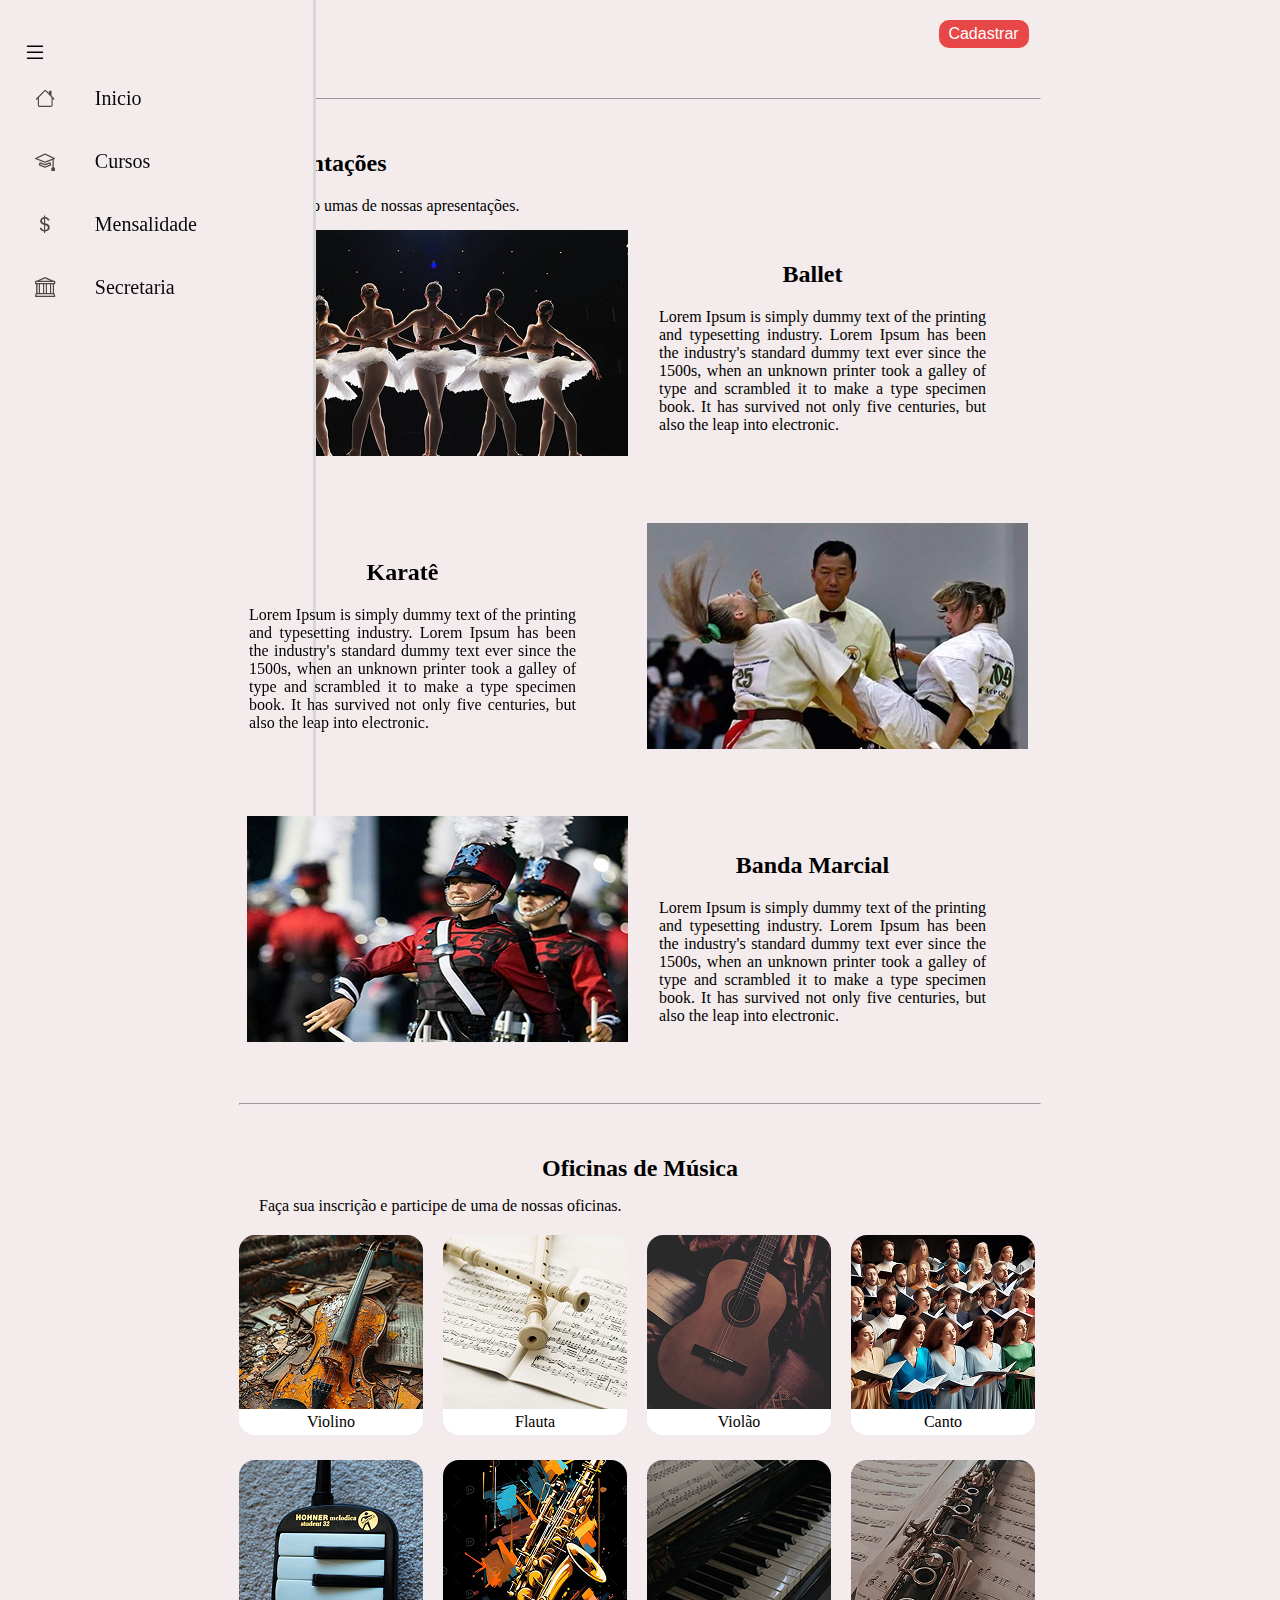
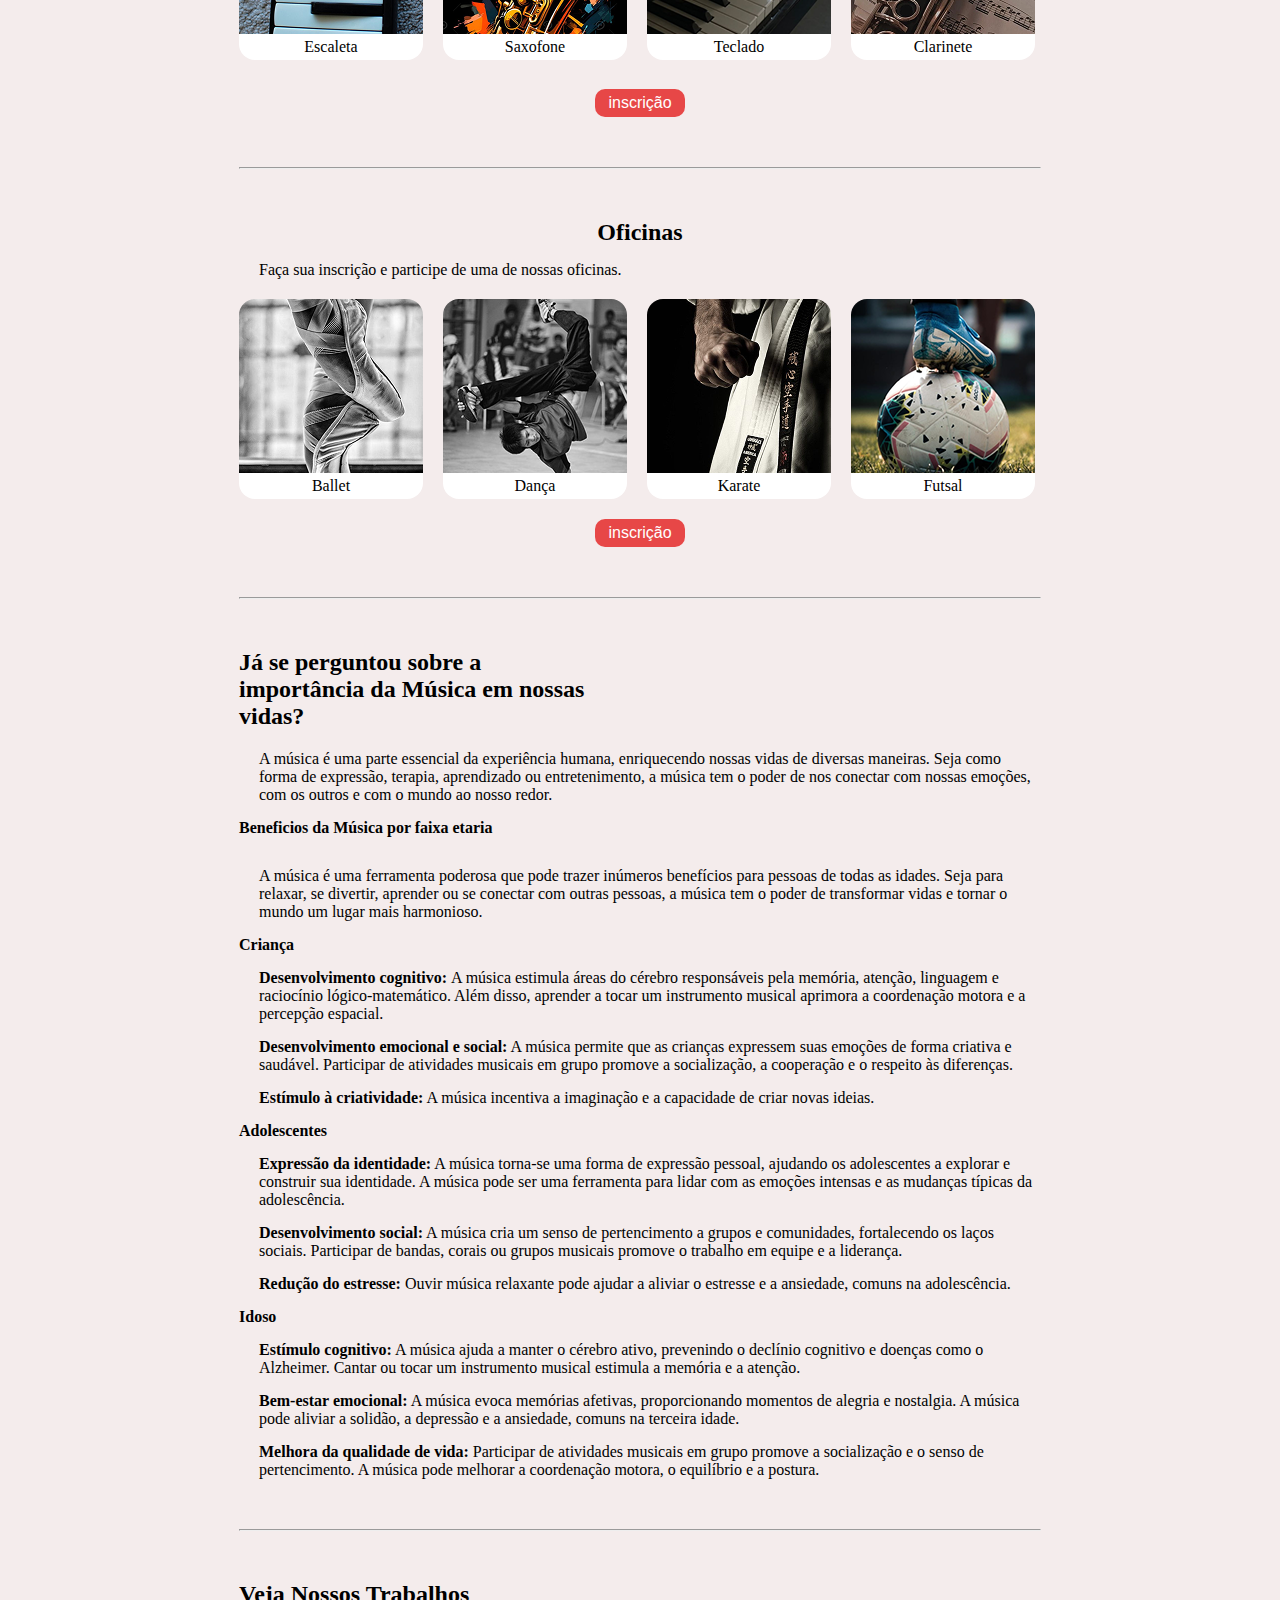
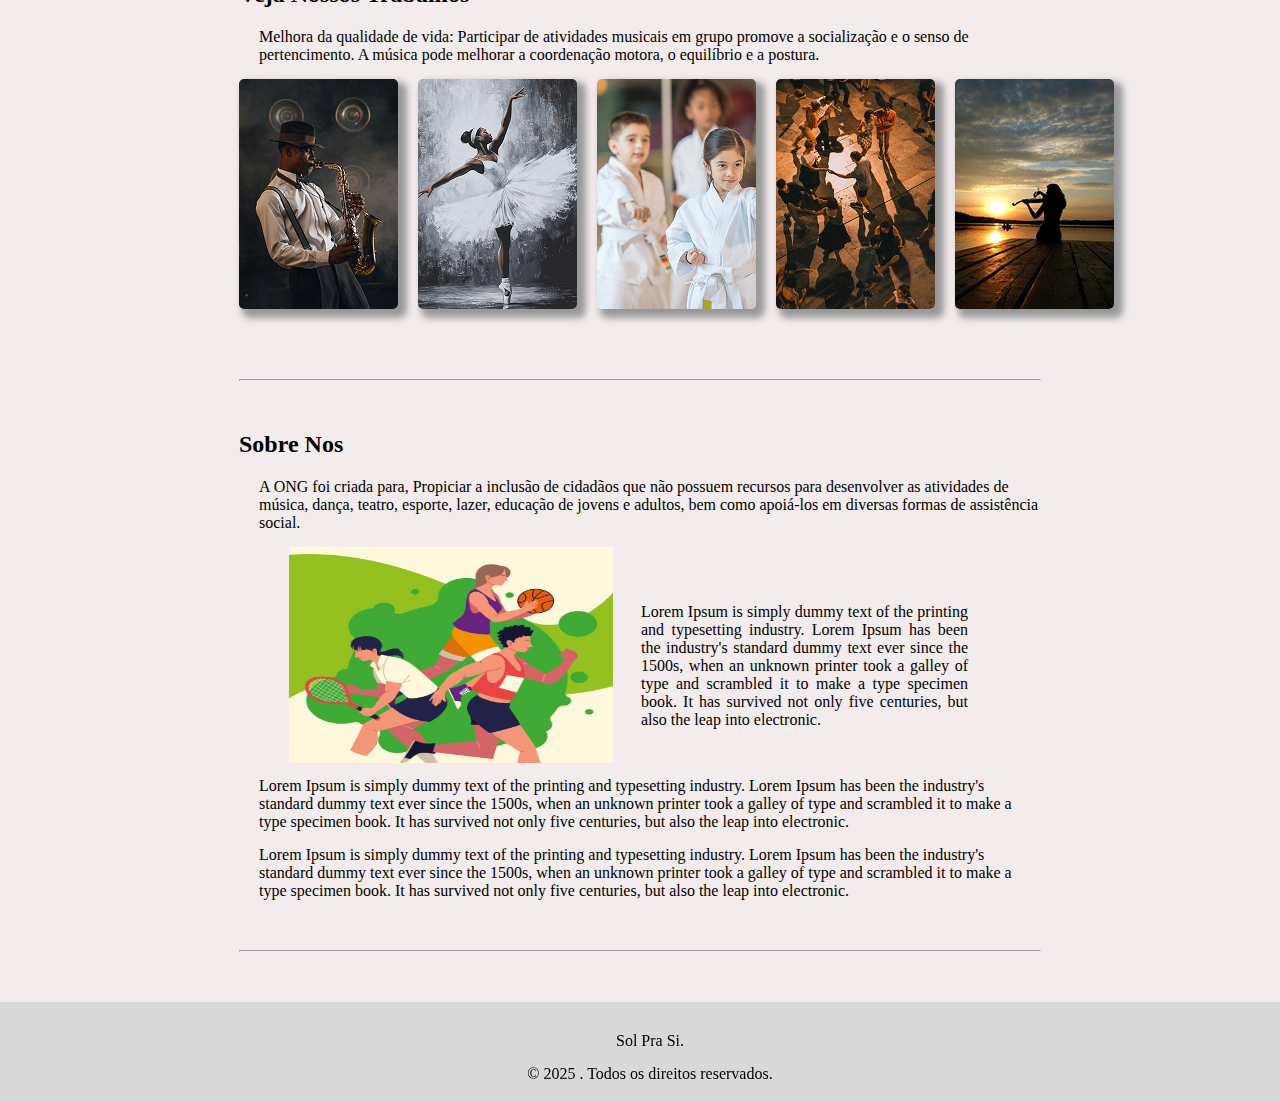
<file: index.html>
<!DOCTYPE html>
<html lang="pt-br">
    
    <head>
        <meta charset="UTF-8">
        <meta name="viewport" content="width=device-width, initial-scale=1.0">
        <link rel="stylesheet" href="https://cdn.jsdelivr.net/npm/bootstrap-icons@1.11.3/font/bootstrap-icons.min.css">
        <link rel="stylesheet" href="Css/style.css">
    
        <title>Sol pra Si</title>
    </head>
    
    <body>
        <header>
            <nav class="menu-lateral">
                <div class="btn-expandir">
                    <i class="bi bi-list"></i>
                </div>
    
                <ul>
    
                    <li class="item-menu">
                        <a href="index.html">
    
                            <span class="icon">
                                <i class="bi bi-house"></i> 
                            </span>
    
                            <span class="txt-link">Inicio</span>
                        </a>
                    </li>
    
                    <li class="item-menu">
                        <a href="cursos.html">
                            
                            <span class="icon">
                                <i class="bi bi-mortarboard"></i>
                            </span>
    
                            <span class="txt-link">Cursos</span>
                        </a>
                    </li>
                    <li class="item-menu">
                        <a href="mensalidade.html">
                            
                            <span class="icon">
                                <i class="bi bi-currency-dollar"></i>
                            </span>
    
                            <span class="txt-link">Mensalidade</span>
                        </a>
                    </li>
                    <li class="item-menu">
                        <a href="secretaria.html">
                            
                            <span class="icon">
                                <i class="bi bi-bank"></i>
                            </span>
    
                            <span class="txt-link">Secretaria</span>
                        </a>
                    </li>
                    
    
    
                </ul>
    
    
            </nav>

         <button class="buttonleft"><a href="matricula.html">Cadastrar</a></button>

        </header>
        
        <main>
            
            <hr>
        

            <section>

                <h2>Apresentações</h2>
                <p>Essas são umas de nossas apresentações.</p>
                <div class="conteiner_Apre">

                    <div class="icont1">
                        <div class="img_cont1">
    
                            <img src="img/apresent.png" alt="">
                        </div>
                        <div class="textcont1">
                            <h2> Ballet</h2>
                            <p>Lorem Ipsum is simply dummy text of the printing and typesetting industry. Lorem Ipsum has been the industry's standard dummy text ever since the 1500s, when an unknown printer took a galley of type and scrambled it to make a type specimen book. It has survived not only five centuries, but also the leap into electronic.</p>
                        </div>
                    </div>

                    <div class="icont1">
                        <div class="img_cont2">
    
                            <img src="img/karat .png" alt="">
                        </div>
                        <div class="textcont2">
                            <h2>Karatê</h2>
                            <p>Lorem Ipsum is simply dummy text of the printing and typesetting industry. Lorem Ipsum has been the industry's standard dummy text ever since the 1500s, when an unknown printer took a galley of type and scrambled it to make a type specimen book. It has survived not only five centuries, but also the leap into electronic.</p>
                        </div>
                    </div>
                    <div class="icont3">
                        <div class="img_cont3">
    
                            <img src="img/music.png" alt="">
                        </div>
                        <div class="textcont3">
                            <h2>Banda Marcial</h2>
                            <p>Lorem Ipsum is simply dummy text of the printing and typesetting industry. Lorem Ipsum has been the industry's standard dummy text ever since the 1500s, when an unknown printer took a galley of type and scrambled it to make a type specimen book. It has survived not only five centuries, but also the leap into electronic.</p>
                        </div>
                    </div>



                </div>

            </section>


            <hr>


            <section>
                <h2 class="textCent">Oficinas de Música</h2>
                <p>Faça sua inscrição e participe de uma de nossas oficinas.</p>

                <div class="conteiner">

                    <div class="menu_itens">

                        <div class="itens">
                            <img src="img/violino.png" alt="">
                            <p>Violino</p>
                        </div>

                        <div class="itens">
                            <img src="img/flauta.png" alt="">
                            <p>Flauta</p>
                        </div>

                        <div class="itens">
                            <img src="img/violão.png" alt="">
                            <p>Violão</p>
                        </div>

                        <div class="itens">
                            <img src="img/canto.png" alt="">
                            <p>Canto</p>
                        </div>

                    </div>
                    <div class="menu_itens">

                    
                        <div class="itens">
                            <img src="img/escaleta.png" alt="">
                            <p>Escaleta</p>
                        </div>

                        <div class="itens">
                            <img src="img/sax.png" alt="">
                            <p>Saxofone</p>
                        </div>

                        <div class="itens">
                            <img src="img/teclado.png" alt="">
                            <p>Teclado</p>
                        </div>

                        <div class="itens">
                            <img src="img/clarinete.png" alt="">
                            <p>Clarinete</p>
                        </div>

                    </div>
                    
                </div>

                <button><a href="cadastro.html">inscrição</a></button>

            </section>


            <hr>


            <section>
                <h2 class="textCent">Oficinas</h2>
                <p>Faça sua inscrição e participe de uma de nossas oficinas.</p>

                <div class="conteiner1">

                    <div class="menu_itens">
    
                        
                        <div class="itens">
                            <img src="img/ballet.png" alt="">
                            <p class="textInts">Ballet</p>
                        </div>
    
                        <div class="itens">
                            <img src="img/dança.png" alt="">
                            <p class="textInts">Dança</p>
                        </div>
    
                        <div class="itens">
                            <img src="img/karate.png" alt="">
                            <p class="textInts">Karate</p>
                        </div>
    
                        <div class="itens">
                            <img src="img/futebol.png" alt="">
                            <p>Futsal</p>
                        </div>
    
                    </div>


                    
                </div>
                <button><a href="cadastro.html">inscrição</a></button>
            </section>


            <hr>


            <section>
                    <h1>Já se perguntou sobre a importância da Música em nossas vidas?</h1>

                    <p> A música é uma parte essencial da experiência humana, enriquecendo nossas vidas de diversas maneiras. Seja como forma de expressão, terapia, aprendizado ou entretenimento, a música tem o poder de nos conectar com nossas emoções, com os outros e com o mundo ao nosso redor.</p>

                    <h2 class="subtext">Beneficios da Música por faixa etaria</h2>
                    <p>A música é uma ferramenta poderosa que pode trazer inúmeros benefícios para pessoas de todas as idades. Seja para relaxar, se divertir, aprender ou se conectar com outras pessoas, a música tem o poder de transformar vidas e tornar o mundo um lugar mais harmonioso.</p>

                    <h3><b>Criança</b></h3>

                    <p><b>Desenvolvimento cognitivo: </b> A música estimula áreas do cérebro responsáveis pela memória, atenção, linguagem e raciocínio lógico-matemático. Além disso, aprender a tocar um instrumento musical aprimora a coordenação motora e a percepção espacial.</p>

                    <p><b>Desenvolvimento emocional e social:</b> A música permite que as crianças expressem suas emoções de forma criativa e saudável. Participar de atividades musicais em grupo promove a socialização, a cooperação e o respeito às diferenças.</p>
                    <p><b>Estímulo à criatividade:</b> A música incentiva a imaginação e a capacidade de criar novas ideias.</p>

                    <h3><b>Adolescentes</b></h3>

                    <p><b>Expressão da identidade:</b> A música torna-se uma forma de expressão pessoal, ajudando os adolescentes a explorar e construir sua identidade. A música pode ser uma ferramenta para lidar com as emoções intensas e as mudanças típicas da adolescência.</p>

                    <p><b>Desenvolvimento social:</b> A música cria um senso de pertencimento a grupos e comunidades, fortalecendo os laços sociais. Participar de bandas, corais ou grupos musicais promove o trabalho em equipe e a liderança.</p>

                    <p><b>Redução do estresse:</b> Ouvir música relaxante pode ajudar a aliviar o estresse e a ansiedade, comuns na adolescência.</p>

                
                    <h3><b>Idoso</b></h3>

                    <p><b>Estímulo cognitivo:</b> A música ajuda a manter o cérebro ativo, prevenindo o declínio cognitivo e doenças como o Alzheimer. Cantar ou tocar um instrumento musical estimula a memória e a atenção.</p>

                    <p><b>Bem-estar emocional:</b> A música evoca memórias afetivas, proporcionando momentos de alegria e nostalgia. A música pode aliviar a solidão, a depressão e a ansiedade, comuns na terceira idade.</p>

                    <p><b>Melhora da qualidade de vida:</b> Participar de atividades musicais em grupo promove a socialização e o senso de pertencimento. A música pode melhorar a coordenação motora, o equilíbrio e a postura.</p>
                    

                </section>


            <hr>


                <section>
                    <h2>Veja Nossos Trabalhos</h2>
                    <p>Melhora da qualidade de vida:</b> Participar de atividades musicais em grupo promove a socialização e o senso de pertencimento. A música pode melhorar a coordenação motora, o equilíbrio e a postura.</p>

                    <div class="contV">

                        <div class="itensg">

                            <div>
                                <div class="gift_img">
                                    <img src="img/gift/sax.png" alt="">
                                </div>
                            </div>
    
                            <div>
                                <div class="gift_img">
                                    <img src="img/gift/ballet.png" alt="">
                                </div>
                            </div>
    
                            <div>
                                <div class="gift_img">
                                    <img src="img/gift/karate.png" alt="">
                                </div>
                            </div>
    
                            <div>
                                <div class="gift_img">
                                    <img src="img/gift/dança.png">
                                </div>

                            </div>
                            <div>
                                <div class="gift_img">
                                    <img src="img/gift/violino.png">
                                </div>
                            </div>
                        </div>


                    </div>

                </section>


            <hr>


                <section>
                    <h2>Sobre Nos</h2>
                    <p>A ONG foi criada para, Propiciar a inclusão de cidadãos que não possuem recursos para desenvolver as atividades de música, dança, teatro, esporte, lazer, educação de jovens e adultos, bem como apoiá-los em diversas formas de assistência social.</p>

                    
                        <div class="icont">
                            <div class="img_cont">

                                <img src="img/conjunto.jpg" alt="">
                            </div>
                            <div class="textcont">
                                <p>Lorem Ipsum is simply dummy text of the printing and typesetting industry. Lorem Ipsum has been the industry's standard dummy text ever since the 1500s, when an unknown printer took a galley of type and scrambled it to make a type specimen book. It has survived not only five centuries, but also the leap into electronic.</p>
                            </div>
                        </div>
                    
                    <p>Lorem Ipsum is simply dummy text of the printing and typesetting industry. Lorem Ipsum has been the industry's standard dummy text ever since the 1500s, when an unknown printer took a galley of type and scrambled it to make a type specimen book. It has survived not only five centuries, but also the leap into electronic.</p>

                    <p>Lorem Ipsum is simply dummy text of the printing and typesetting industry. Lorem Ipsum has been the industry's standard dummy text ever since the 1500s, when an unknown printer took a galley of type and scrambled it to make a type specimen book. It has survived not only five centuries, but also the leap into electronic.</p>
                </section>


            <hr>


        </main>

        <footer>
            
            <p>Sol Pra Si.</p>
            <p>&copy; 2025 . Todos os direitos reservados.</p>

        </footer>
            

    </body>
</html>
</file>
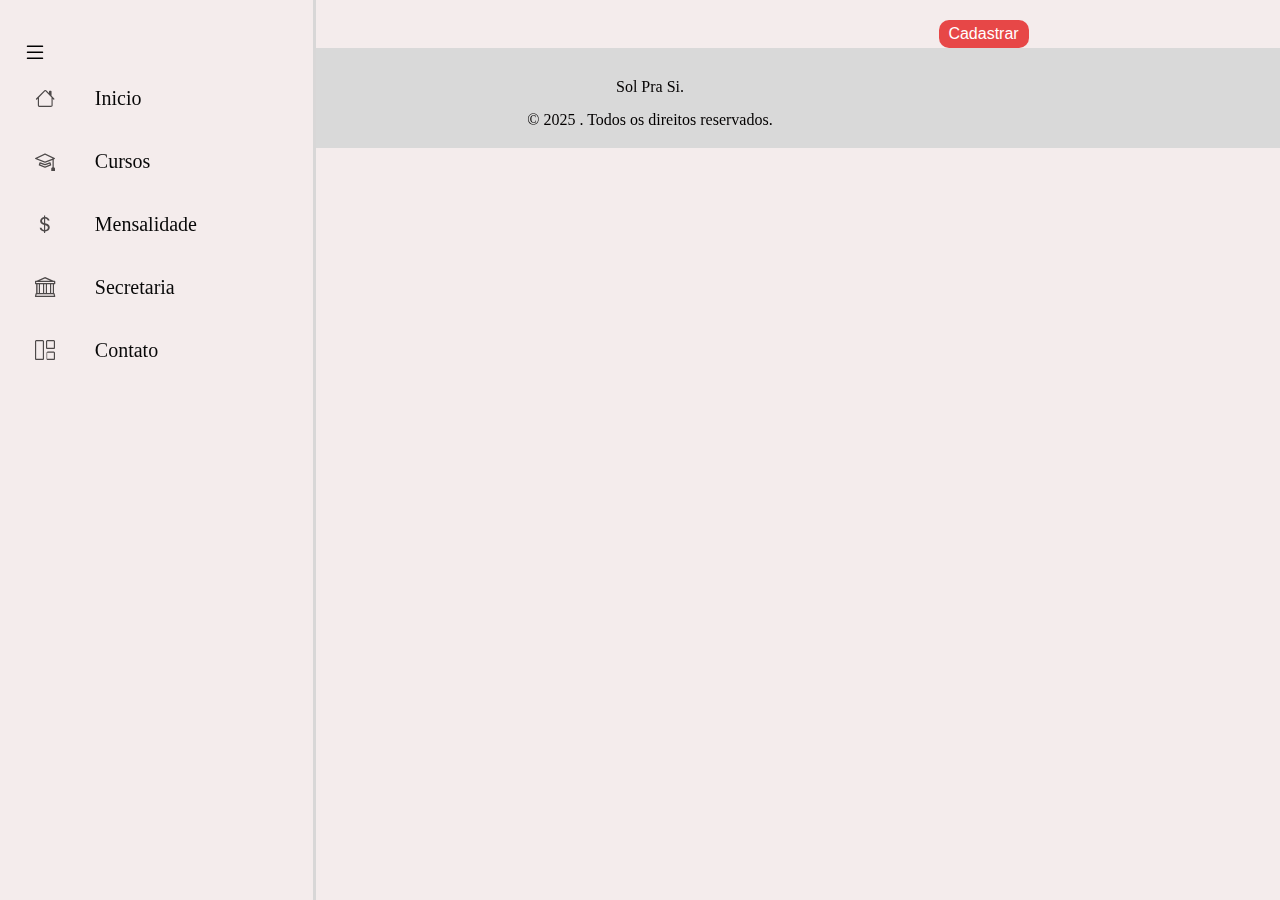
<file: contato.html>
<!DOCTYPE html>
<html lang="pt-br">
    <head>
        <meta charset="UTF-8">
        <meta name="viewport" content="width=device-width, initial-scale=1.0">
        <link rel="stylesheet" href="https://cdn.jsdelivr.net/npm/bootstrap-icons@1.11.3/font/bootstrap-icons.min.css">
        <link rel="stylesheet" href="Css/style.css">
        <title>Contato</title>
    </head>
    <body>
        
        <header>
            <nav class="menu-lateral">
                <div class="btn-expandir">
                    <i class="bi bi-list"></i>
                </div>
    
                <ul>
    
                    <li class="item-menu">
                        <a href="index.html">
    
                            <span class="icon">
                                <i class="bi bi-house"></i> 
                            </span>
    
                            <span class="txt-link">Inicio</span>
                        </a>
                    </li>
    
                    <li class="item-menu">
                        <a href="cursos.html">
                            
                            <span class="icon">
                                <i class="bi bi-mortarboard"></i>
                            </span>
    
                            <span class="txt-link">Cursos</span>
                        </a>
                    </li>
                    <li class="item-menu">
                        <a href="mensalidade.html">
                            
                            <span class="icon">
                                <i class="bi bi-currency-dollar"></i>
                            </span>
    
                            <span class="txt-link">Mensalidade</span>
                        </a>
                    </li>
                    <li class="item-menu">
                        <a href="secretaria.html">
                            
                            <span class="icon">
                                <i class="bi bi-bank"></i>
                            </span>
    
                            <span class="txt-link">Secretaria</span>
                        </a>
                    </li>
                    <li class="item-menu">
                        <a href="contato.html">
                            
                            <span class="icon">
                                <i class="bi bi-grid-1x2"></i>
                            </span>
    
                            <span class="txt-link">Contato</span>
                        </a>
                    </li>
    
    
                </ul>
    
    
            </nav>

         <button class="buttonleft"><a href="cadastro.html">Cadastrar</a></button>

        </header>

        <main>

        </main>

        <footer>
            <p>Sol Pra Si.</p>
            <p>&copy; 2025 . Todos os direitos reservados.</p>
        </footer>
    </body>
</html>
</file>
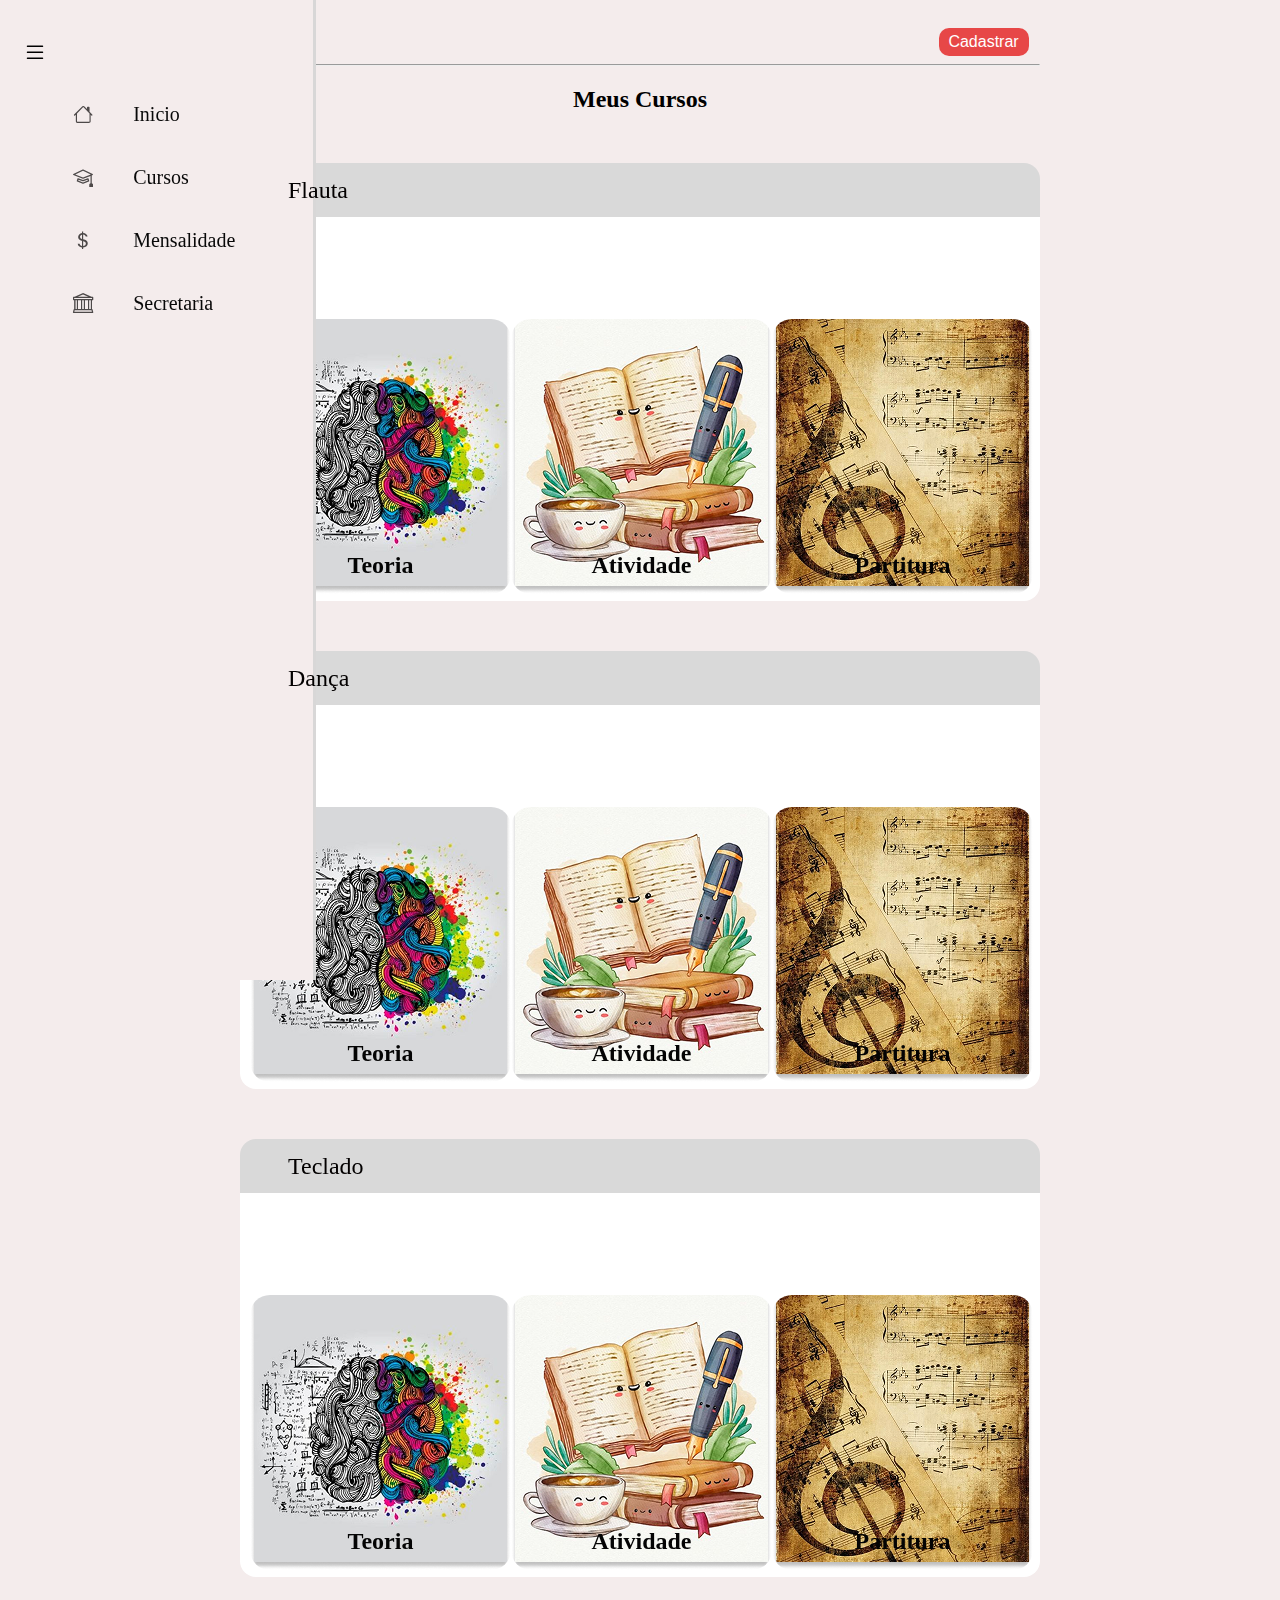
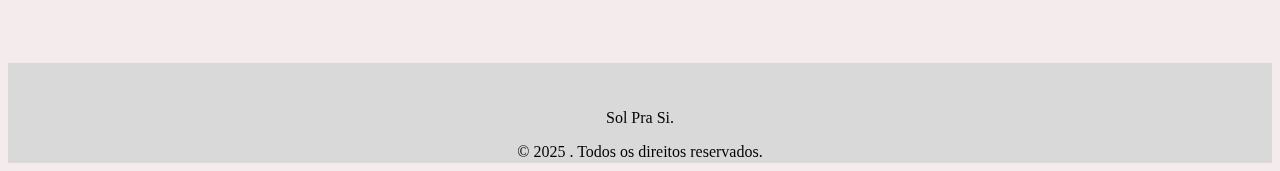
<file: cursos.html>
<!DOCTYPE html>
<html lang="pt-br">
    <head>
        <meta charset="UTF-8">
        <meta name="viewport" content="width=device-width, initial-scale=1.0">
        <link rel="stylesheet" href="https://cdn.jsdelivr.net/npm/bootstrap-icons@1.11.3/font/bootstrap-icons.min.css">
        <link rel="stylesheet" href="Css/curso.css">
        <title>Cursos Sol pra si</title>
    </head>
    <body>

        <header>
            <nav class="menu-lateral">
                <div class="btn-expandir">
                    <i class="bi bi-list"></i>
                </div>
    
                <ul>
    
                    <li class="item-menu">
                        <a href="index.html">
    
                            <span class="icon">
                                <i class="bi bi-house"></i> 
                            </span>
    
                            <span class="txt-link">Inicio</span>
                        </a>
                    </li>
    
                    <li class="item-menu">
                        <a href="cursos.html">
                            
                            <span class="icon">
                                <i class="bi bi-mortarboard"></i>
                            </span>
    
                            <span class="txt-link">Cursos</span>
                        </a>
                    </li>
                    <li class="item-menu">
                        <a href="mensalidade.html">
                            
                            <span class="icon">
                                <i class="bi bi-currency-dollar"></i>
                            </span>
    
                            <span class="txt-link">Mensalidade</span>
                        </a>
                    </li>
                    <li class="item-menu">
                        <a href="secretaria.html">
                            
                            <span class="icon">
                                <i class="bi bi-bank"></i>
                            </span>
    
                            <span class="txt-link">Secretaria</span>
                        </a>
                    </li>
                   
    
    
                </ul>
    
    
            </nav>

         <button class="buttonleft"><a href="matricula.html">Cadastrar</a></button>

        </header>
        

        <main>
            <hr>
            <section>

                <h2 class="textCent">Meus Cursos</h2>
                
                <div class="conteiner">
                    
                    <div class="curso">
                        <span class="nome">Flauta</span>
                        <span></span>
                        <div class="grupo">
                            <div class="itens">
                                <span>
                                    <h2>Teoria</h2>
                                    <img src="img/material/teoria.png" alt="">
                                </span>
                                <span>
                                    <h2>Atividade</h2>
                                    <img src="img/material/Atividade.png" alt="">
                                </span>
                                <span>
                                    <h2>Partitura</h2>
                                    <img src="img/material/partitura.png" alt="">
                                </span>
                            </div>
                        </div>

                        <div class="curso">
                            <span class="nome">Dança</span>
                            <span></span>
                            <div class="grupo">
                                <div class="itens">
                                    <span>
                                        <h2>Teoria</h2>
                                        <img src="img/material/teoria.png" alt="">
                                    </span>
                                    <span>
                                        <h2>Atividade</h2>
                                        <img src="img/material/Atividade.png" alt="">
                                    </span>
                                    <span>
                                        <h2>Partitura</h2>
                                        <img src="img/material/partitura.png" alt="">
                                    </span>
                                </div>
                            </div>

                            <div class="curso">
                                <span class="nome">Teclado</span>
                                <span></span>
                                <div class="grupo">
                                    <div class="itens">
                                        <span>
                                            <h2>Teoria</h2>
                                            <img src="img/material/teoria.png" alt="">
                                        </span>
                                        <span>
                                            <h2>Atividade</h2>
                                            <img src="img/material/Atividade.png" alt="">
                                        </span>
                                        <span>
                                            <h2>Partitura</h2>
                                            <img src="img/material/partitura.png" alt="">
                                        </span>
                                    </div>
                                </div>
                    </div>
                   
                </div>
            </section>
            
            
        </main>

        <footer>
            <p>Sol Pra Si.</p>
            <p>&copy; 2025 . Todos os direitos reservados.</p>
        </footer>
    </body>
</html>
</file>
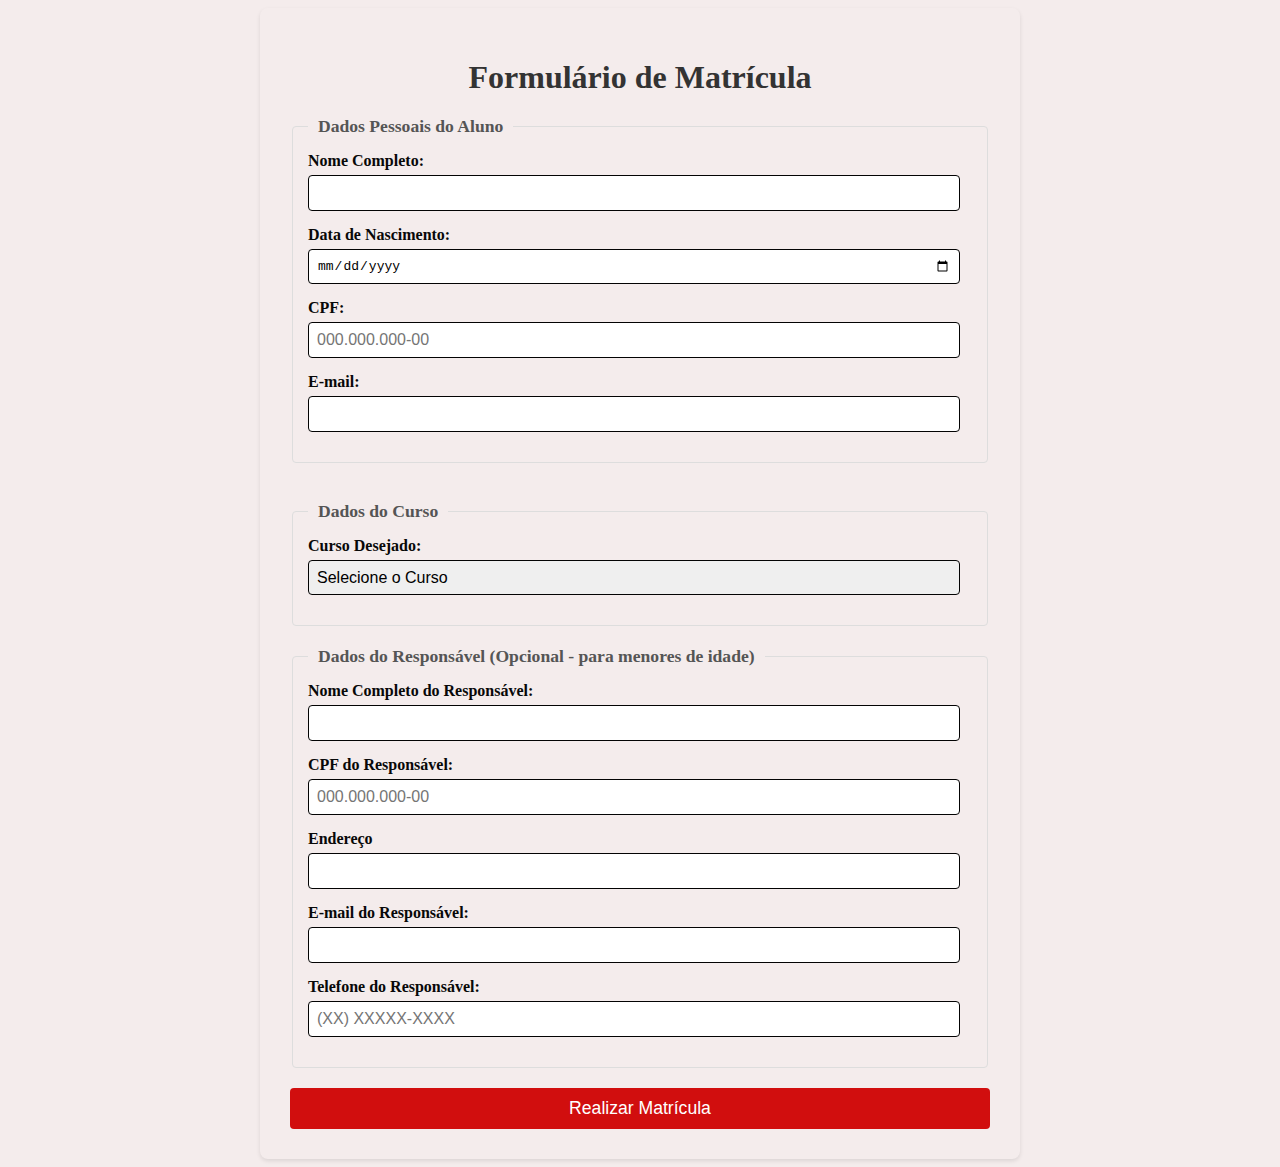
<file: matricula.html>
<!DOCTYPE html>
<html lang="en">
<head>
    <meta charset="UTF-8">
    <meta name="viewport" content="width=device-width, initial-scale=1.0">
    <link rel="stylesheet" href="Css/matricula.css">
    <title>Document</title>
</head>
<body>
    
        <div class="container">
            <h1>Formulário de Matrícula</h1>
            <form id="matricula-form">
                <fieldset>
                    <legend>Dados Pessoais do Aluno</legend>
                    <div class="form-group">
                        <label for="nome_aluno">Nome Completo:</label>
                        <input type="text" id="nome_aluno" name="nome_aluno" required>
                    </div>
                    <div class="form-group">
                        <label for="data_nascimento_aluno">Data de Nascimento:</label>
                        <input type="date" id="data_nascimento_aluno" name="data_nascimento_aluno" required>
                    </div>
                    <div class="form-group">
                        <label for="cpf_aluno">CPF:</label>
                        <input type="text" id="cpf_aluno" name="cpf_aluno" pattern="\d{3}\.\d{3}\.\d{3}-\d{2}" placeholder="000.000.000-00" required>
                    </div>
                    <div class="form-group">
                        <label for="email_aluno">E-mail:</label>
                        <input type="email" id="email_aluno" name="email_aluno" required>
                    </div>
                    
                </fieldset>
    <br>
                <fieldset>
                    <legend>Dados do Curso</legend>
                    <div class="form-group">
                        <label for="curso_desejado">Curso Desejado:</label>
                        <select id="curso_desejado" name="curso_desejado" required>
                            <option value="">Selecione o Curso</option>
                            <option value="violino">Violino</option>
                            <option value="flauta">Flauta</option>
                            <option value="violão">Violão</option>
                            <option value="canto">Canto</option>
                            <option value="escaleta">Escaleta</option>
                            <option value="saxofone">Saxofone</option>
                            <option value="teclado">Teclado</option>
                            <option value="clarinete">Clarinete</option>
                            <option value="ballet">Ballet</option>
                            <option value="dança">Dança</option>
                            <option value="karatê">Karatê</option>
                            <option value="futsal">Futsal</option>
                        </select>
                    </div>
                    
                 
                </fieldset>
    
                <fieldset>
                    <legend>Dados do Responsável (Opcional - para menores de idade)</legend>
                    <div class="form-group">
                        <label for="nome_responsavel">Nome Completo do Responsável:</label>
                        <input type="text" id="nome_responsavel" name="nome_responsavel">
                    </div>
                    <div class="form-group">
                        <label for="cpf_responsavel">CPF do Responsável:</label>
                        <input type="text" id="cpf_responsavel" name="cpf_responsavel" pattern="\d{3}\.\d{3}\.\d{3}-\d{2}" placeholder="000.000.000-00">
                    </div>
                    <div class="form-group">
                        <label for="endereço">Endereço</label>
                        <input type="text" id="endereço" name="endereço">
                    </div>
                    <div class="form-group">
                        <label for="email_responsavel">E-mail do Responsável:</label>
                        <input type="email" id="email_responsavel" name="email_responsavel">
                    </div>
                    <div class="form-group">
                        <label for="telefone_responsavel">Telefone do Responsável:</label>
                        <input type="tel" id="telefone_responsavel" name="telefone_responsavel" pattern="\(\d{2}\) \d{4,5}-\d{4}" placeholder="(XX) XXXXX-XXXX">
                    </div>
                </fieldset>
    
                <button type="submit">Realizar Matrícula</button>
            </form>
        </div>
</body>
</html>
</file>
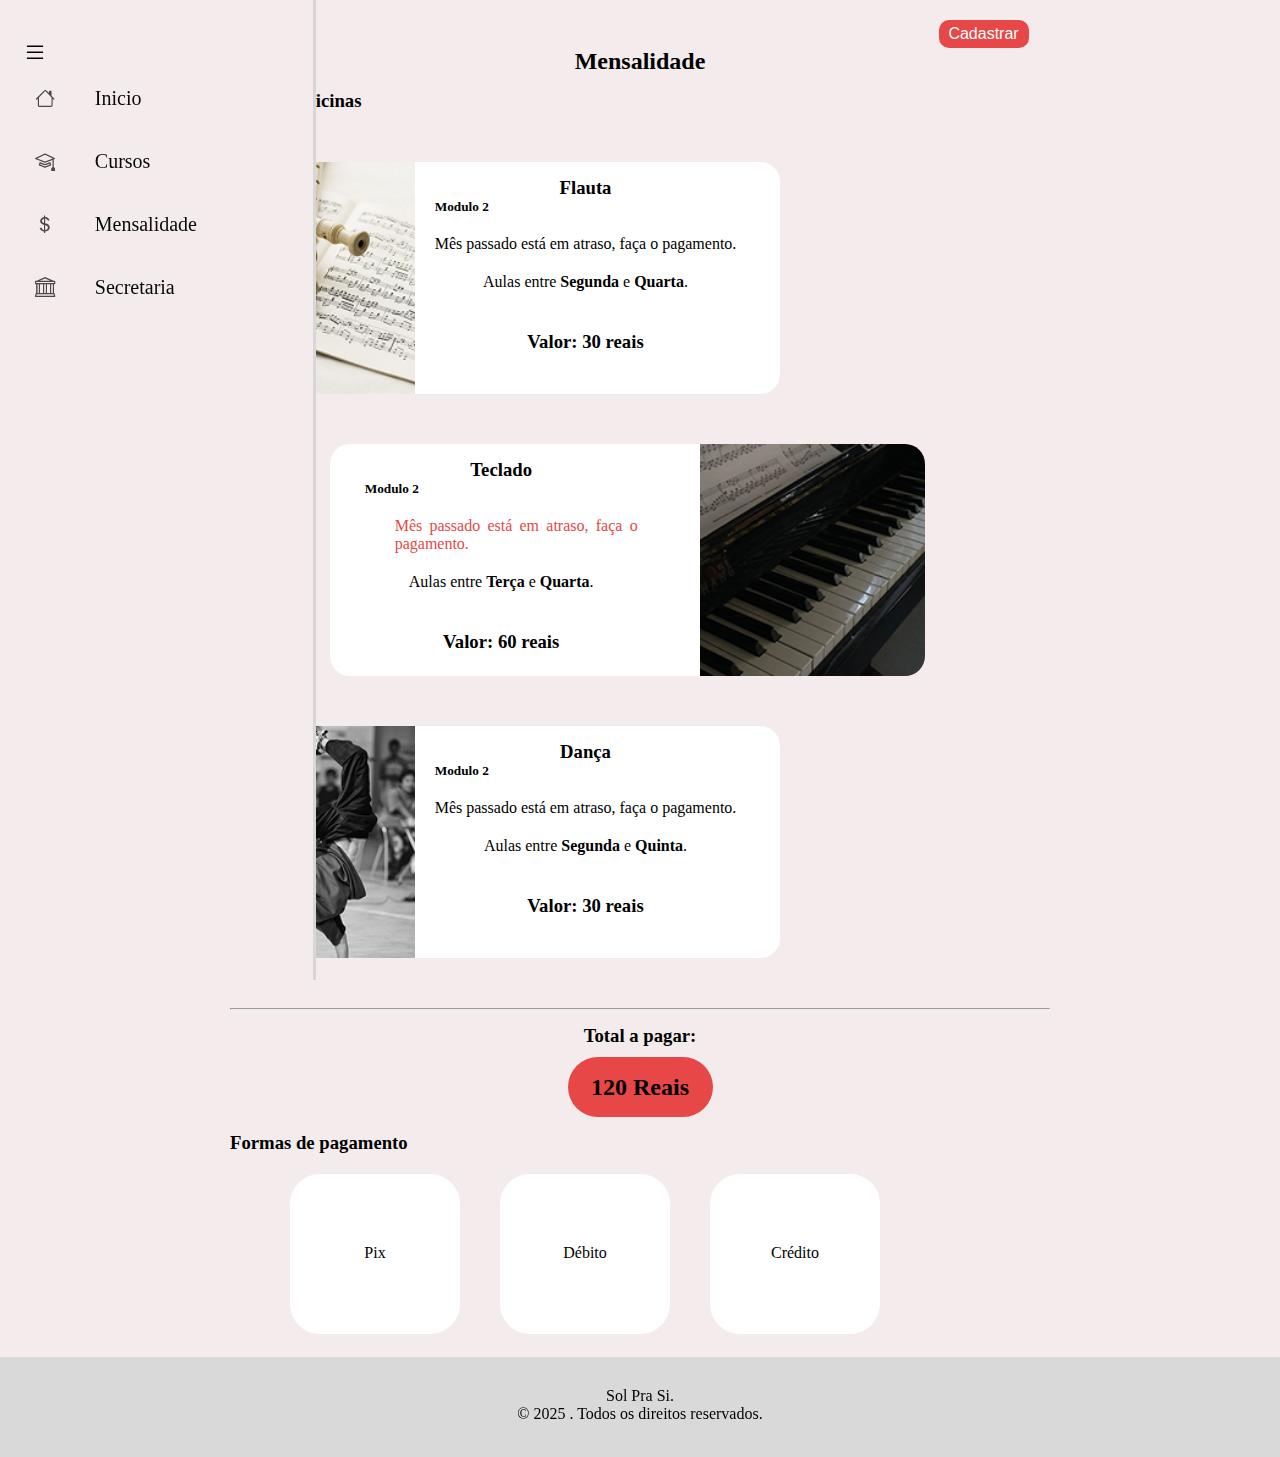
<file: mensalidade.html>
<!DOCTYPE html>
<html lang="en">
    <head>
        <meta charset="UTF-8">
        <meta name="viewport" content="width=device-width, initial-scale=1.0">
        <link rel="stylesheet" href="https://cdn.jsdelivr.net/npm/bootstrap-icons@1.11.3/font/bootstrap-icons.min.css">
        <link rel="stylesheet" href="Css/mensalidade.css">
        <title>Mensalidade</title>
    </head>
    <body>
        <header>
            <nav class="menu-lateral">
                <div class="btn-expandir">
                    <i class="bi bi-list"></i>
                </div>
    
                <ul>
    
                    <li class="item-menu">
                        <a href="index.html">
    
                            <span class="icon">
                                <i class="bi bi-house"></i> 
                            </span>
    
                            <span class="txt-link">Inicio</span>
                        </a>
                    </li>
    
                    <li class="item-menu">
                        <a href="cursos.html">
                            
                            <span class="icon">
                                <i class="bi bi-mortarboard"></i>
                            </span>
    
                            <span class="txt-link">Cursos</span>
                        </a>
                    </li>
                    <li class="item-menu">
                        <a href="mensalidade.html">
                            
                            <span class="icon">
                                <i class="bi bi-currency-dollar"></i>
                            </span>
    
                            <span class="txt-link">Mensalidade</span>
                        </a>
                    </li>
                    <li class="item-menu">
                        <a href="secretaria.html">
                            
                            <span class="icon">
                                <i class="bi bi-bank"></i>
                            </span>
    
                            <span class="txt-link">Secretaria</span>
                        </a>
                    </li>
                  
    
    
                </ul>
    
    
            </nav>

         <button class="buttonleft"><a href="matricula.html">Cadastrar</a></button>

        </header>

        <main>

            <section>
                <h2 class="textCent">Mensalidade</h2>
                <h3>Minhas Oficinas</h3>

                <div class="curso">

                    <div class="conteiner">
                        <div class="imgLeft">
                            <img src="img/flauta.png" alt="">
                        </div>

                        <div class="text">
                            <h3>Flauta</h3>
                            <h5>Modulo 2</h5>
                            <p class="pmod1">Mês passado está em atraso, faça o pagamento.</p>
                            <p>Aulas entre <b>Segunda</b> e <b>Quarta</b>.</p>
                            <h3 class="baixotext">Valor: 30 reais</h3>
                        </div>
                    </div>

                </div>

                <div class="curso">

                    <div class="conteiner_curso1">
                        <div class="imgr">
                            <img src="img/teclado.png" alt="">
                        </div>

                        <div class="text1">
                            <h3>Teclado</h3>
                            <h5>Modulo 2</h5>
                            <p class="pmod">Mês passado está em atraso, faça o pagamento.</p>
                            <p>Aulas entre <b>Terça</b> e <b>Quarta</b>.</p>
                            <h3 class="baixotext">Valor: 60 reais</h3>
                        </div>
                    </div>

                    <div class="curso">

                        <div class="conteiner">
                            <div class="imgLeft">
                                <img src="img/dança.png" alt="">
                            </div>
    
                            <div class="text">
                                <h3>Dança</h3>
                                <h5>Modulo 2</h5>
                                <p class="pmod1">Mês passado está em atraso, faça o pagamento.</p>
                                <p>Aulas entre <b>Segunda</b> e <b>Quinta</b>.</p>
                                <h3 class="baixotext">Valor: 30 reais</h3>
                            </div>
                        </div>
    
                    </div>

                </div>

            </section>
            <hr>

            <section class="sono1">
                <h3 class="text-sono2">Total a pagar: </h3>
                <h2 class="valor1">120 Reais</h2>

                <h3>Formas de pagamento</h3>
                <div class="conteinerpag">

                    <span class="form1">
                        <p>Pix</p>
                    </span>

                    <div class="form1">
                        <p>Débito</p>
                    </div>

                    <div class="form1">
                       <p>Crédito</p>
                    </div>

                </div>
            </section>

        </main>
        
        <footer>
            <p>Sol Pra Si.</p>
            <p>&copy; 2025 . Todos os direitos reservados.</p>
        </footer>

    </body>
</html>
</file>
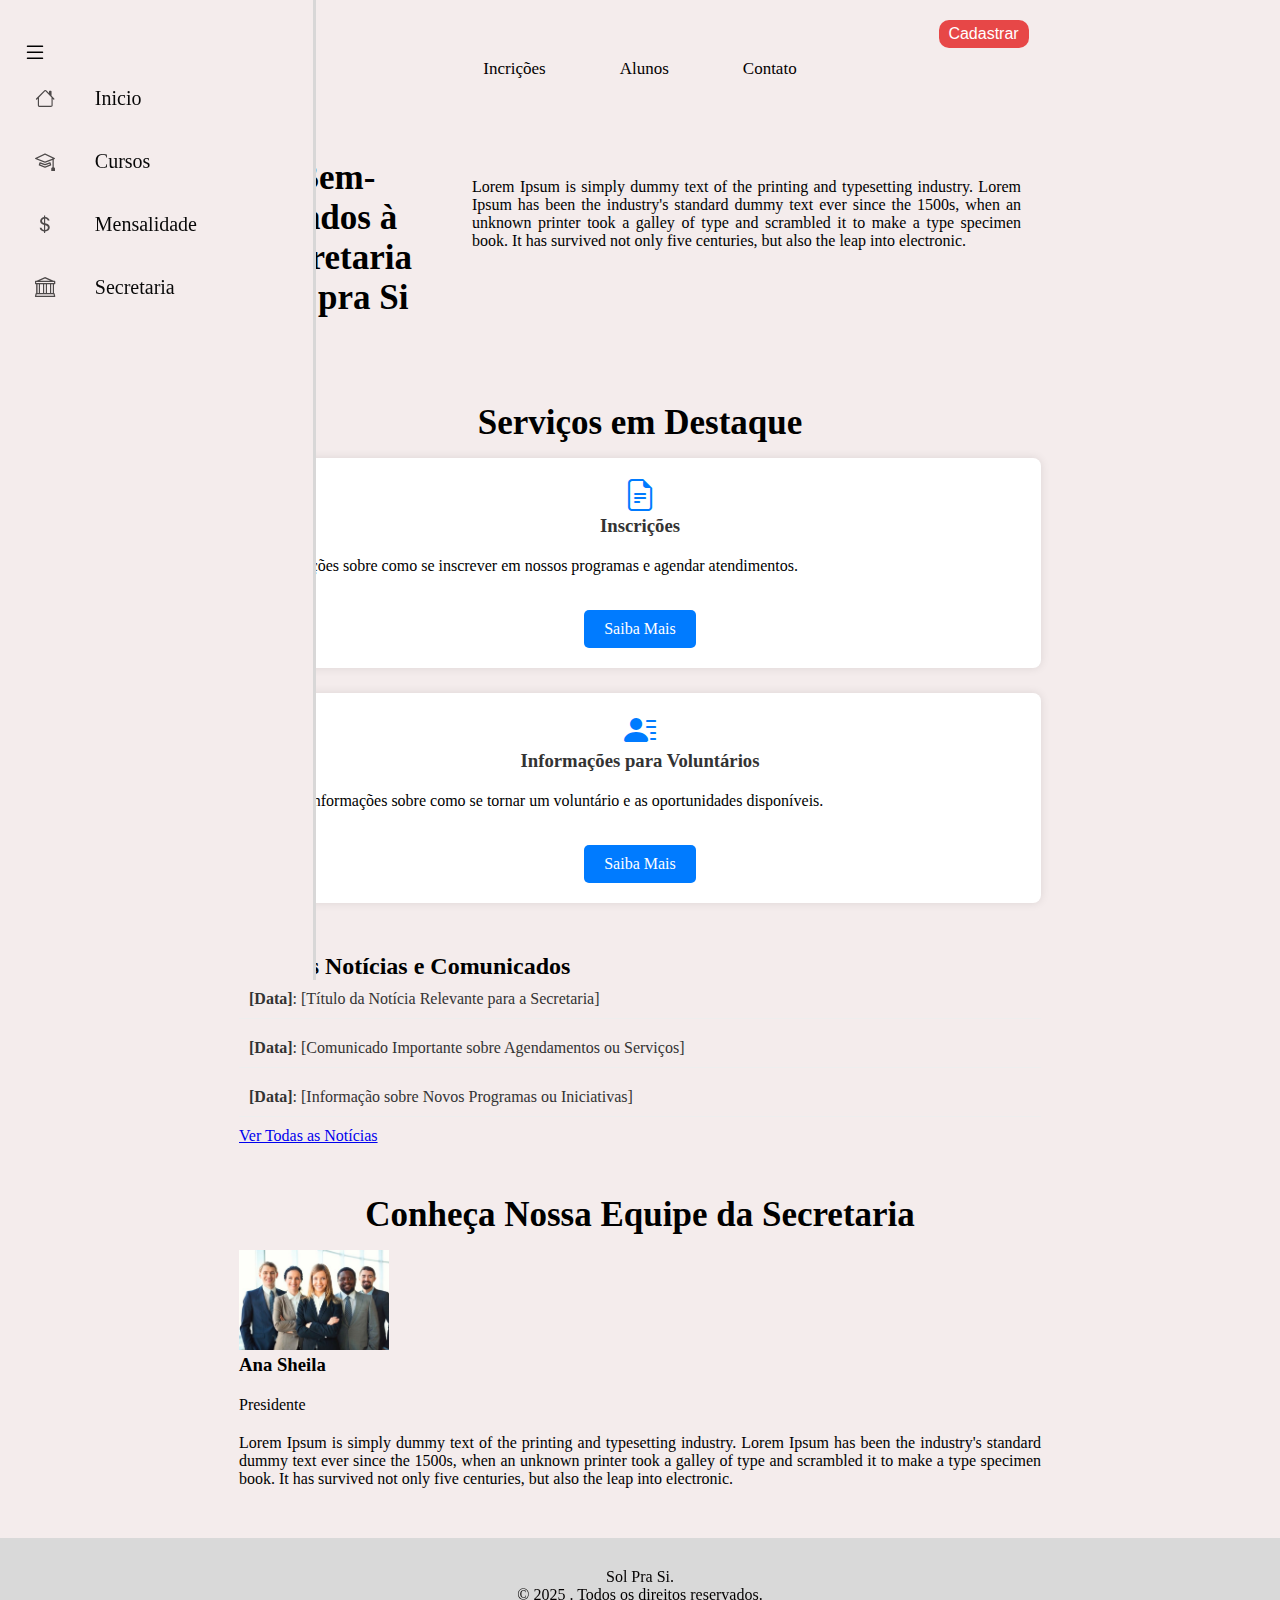
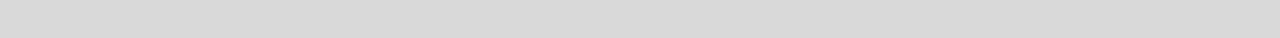
<file: secretaria.html>
<!DOCTYPE html>
<html lang="en">
    <head>
        <meta charset="UTF-8">
        <meta name="viewport" content="width=device-width, initial-scale=1.0">
        <link rel="stylesheet" href="https://cdn.jsdelivr.net/npm/bootstrap-icons@1.11.3/font/bootstrap-icons.min.css">
        <link rel="stylesheet" href="Css/secretaria.css">
        <title>Secretaria Sol pra Si</title>
    </head>
    <body>
        <header>
            <nav class="menu-lateral">
                <div class="btn-expandir">
                    <i class="bi bi-list"></i>
                </div>
    
                <ul>
    
                    <li class="item-menu">
                        <a href="index.html">
    
                            <span class="icon">
                                <i class="bi bi-house"></i> 
                            </span>
    
                            <span class="txt-link">Inicio</span>
                        </a>
                    </li>
    
                    <li class="item-menu">
                        <a href="cursos.html">
                            
                            <span class="icon">
                                <i class="bi bi-mortarboard"></i>
                            </span>
    
                            <span class="txt-link">Cursos</span>
                        </a>
                    </li>
                    <li class="item-menu">
                        <a href="mensalidade.html">
                            
                            <span class="icon">
                                <i class="bi bi-currency-dollar"></i>
                            </span>
    
                            <span class="txt-link">Mensalidade</span>
                        </a>
                    </li>
                    <li class="item-menu">
                        <a href="secretaria.html">
                            
                            <span class="icon">
                                <i class="bi bi-bank"></i>
                            </span>
    
                            <span class="txt-link">Secretaria</span>
                        </a>
                    </li>
                   
    
    
                </ul>
    
    
            </nav>

         <button class="buttonleft"><a href="matricula.html">Cadastrar</a></button>

         <aside class="menu_hori">
            <ul>
                
                <li><a href="matricula.html">Incrições</a></li>
                <li><a href="">Alunos</a></li>
                <li><a href="">Contato</a></li>
            </ul>
         </aside>

        </header>
        
        <main>

            <section>
                <div class="container">
                    <h1 class="textcenter">Bem-vindos à Secretaria <br> <span>Sol pra Si</span> </h1>
                    <p>Lorem Ipsum is simply dummy text of the printing and typesetting industry. Lorem Ipsum has been the industry's standard dummy text ever since the 1500s, when an unknown printer took a galley of type and scrambled it to make a type specimen book. It has survived not only five centuries, but also the leap into electronic.</p>
                </div>
            </section>
    
            <section class="servicos-destaque">
                <div>
                    <h2 class="textcenter">Serviços em Destaque</h2>
                    <div >
                        <div class="bloco-servico">
                            <i class="bi bi-file-earmark-text"></i>
                            <h3>Inscrições </h3>
                            <p>Informações sobre como se inscrever em nossos programas e agendar atendimentos.</p>
                            <a href="inscricoes-agendamentos.html" class="saiba-mais">Saiba Mais</a>
                        </div>
                        <div class="bloco-servico">
                            <i class="bi bi-person-lines-fill"></i>
                            <h3>Informações para Voluntários</h3>
                            <p>Acesse informações sobre como se tornar um voluntário e as oportunidades disponíveis.</p>
                            <a href="voluntariado.html" class="saiba-mais">Saiba Mais</a>
                        </div>
                        
                    </div>
                </div>
            </section>
    
            <section>
                <div>
                    <h2>Últimas Notícias e Comunicados</h2>
                    <ul class="lista-noticias">
                        <li><a href="noticia-detalhe-1.html"><strong>[Data]</strong>: [Título da Notícia Relevante para a Secretaria]</a></li>
                        <li><a href="noticia-detalhe-2.html"><strong>[Data]</strong>: [Comunicado Importante sobre Agendamentos ou Serviços]</a></li>
                        <li><a href="noticia-detalhe-3.html"><strong>[Data]</strong>: [Informação sobre Novos Programas ou Iniciativas]</a></li>
                    </ul>
                    <a href="noticias.html" class="ver-mais">Ver Todas as Notícias</a>
                </div>
            </section>
    
            <section>
                <div>
                    <h2 class="textcenter">Conheça Nossa Equipe da Secretaria</h2>
                    <div class="equipe-grid">
                        <div class="membro-equipe">
                            <img src="img/Equipe.jpg" alt="Foto do(a) [Nome do Membro]" width="150">
                            <h3>Ana Sheila</h3>
                            <p class="cargo">Presidente</p>
                            <p>Lorem Ipsum is simply dummy text of the printing and typesetting industry. Lorem Ipsum has been the industry's standard dummy text ever since the 1500s, when an unknown printer took a galley of type and scrambled it to make a type specimen book. It has survived not only five centuries, but also the leap into electronic.</p>
                        </div>
                        
                        </div>
                </div>
            </section>

        </main>

        <footer>
            <p>Sol Pra Si.</p>
            <p>&copy; 2025 . Todos os direitos reservados.</p>
        </footer>
    </body>
</html>
</file>
<file: Css/curso.css>
@import url(menu.css);

@import url(footer.css);

/* -----------*-------------------------------------*-----------------------------------*-----------------------------------*------------  */

:root {
    /* Variáveis para cores*/
    
    --main-color: #F4ECEC;
    --button-color: #E74747;
    --paragraf-color:#726C6C;
    --ahover-color: #030000;
    --alink-color: #FFFFFF;
 
 
    
 
    /* Variáveis para Textos*/
 
     --texto-principal: "Georgia",serif;
     --text-secund:  "Roboto", serif;
}


/* cursos   */


body {
  background-color:var(--main-color);
  display: flex; 
  flex-direction: column; 
  align-items: center;
   
}

.conteiner{
   width: 800px;
   height: 1500px;
  
}

.curso{
  display: block;
  background-color: var(--fundo-color);
  height: 55px;
  border-top-right-radius: 16px;
  border-top-left-radius: 16px;
  background-color: #D9D9D9;

}
.nome{
  margin-left: 48px;
  font-size: 24px;
  position: relative;
  top: 14px;
  color: #030000;
    
    
}
.grupo{
   margin-bottom: 50px;
    display: block;
    margin-top: 27px;
    height: 384px;
    background-color: var(--alink-color);
    border-bottom-right-radius: 16px;
    border-bottom-left-radius: 16px;
}

.itens{
  display: inline-flex;
  margin-left: 10px;
  margin-top: 35px;
  margin-bottom: 20px;
  height: 260px;
  width: 253px;

}
.itens h2{
  position: relative;
  top: 280px;
  text-align: center;
  color: #040404;
}
.itens img{
    border-radius: 20px;
    
}

/* -----------*-----------*---------------------*-----------------------------------*----------------------------*------------------  */


/* Texto */
.textCent { /* Texto no centro coom 24 de tamanho*/
    font-size: 24px;
    text-align: center;
    margin-bottom: 50px;
   
}
/* -----------*-----------*---------------------*-----------------------------------*----------------------------*------------------  */

/*    */

/* -----------*-----------*---------------------*-----------------------------------*----------------------------*------------------  */

/*    */

/* -----------*-----------*---------------------*-----------------------------------*----------------------------*------------------  */

/*    */

/* -----------*-----------*---------------------*-----------------------------------*----------------------------*------------------  */
</file>
<file: Css/matricula.css>
@import url(menu.css);

@import url(footer.css);

/* -----------*-------------------------------------*-----------------------------------*-----------------------------------*------------  */

:root {
    /* Variáveis para cores*/
    
    --main-color: #F4ECEC;
    --button-color: #E74747;
    --paragraf-color:#726C6C;
    --ahover-color: #030000;
    --alink-color: #FFFFFF;
 
 
    
 
    /* Variáveis para Textos*/
 
     --texto-principal: "Georgia",serif;
     --text-secund:  "Roboto", serif;
}


/* cursos   */


body {
  background-color:var(--main-color);
  display: flex; 
  flex-direction: column; 
  align-items: center;
   
}

.container {
           
    padding: 30px;
    border-radius: 8px;
    box-shadow: 0 2px 4px rgba(0, 0, 0, 0.1);
    width: 80%;
    max-width: 700px;
}

h1 {
    text-align: center;
    color: #333;
    margin-bottom: 20px;
}

fieldset {
    border: 1px solid #ddd;
    padding: 15px;
    margin-bottom: 20px;
    border-radius: 4px;
}

legend {
    font-size: 1.1em;
    font-weight: bold;
    color: #555;
    padding: 0 10px;
}

.form-group {
    margin-bottom: 15px;
}

label {
    display: block;
    margin-bottom: 5px;
    color: #080808;
    font-weight: bold;
}

input[type="text"],
input[type="date"],
input[type="email"],
input[type="tel"],
select {
    width: calc(100% - 12px);
    padding: 8px;
    border: 1px solid #030303;
    border-radius: 4px;
    box-sizing: border-box;
    font-size: 1em;
}

select {
    appearance: none;
    -webkit-appearance: none;
    -moz-appearance: none;
    background-image: url('data:image/svg+xml;utf8,<svg fill="currentColor" viewBox="0 0 24 24"><path d="M7 10l5 5 5-5z"/></svg>');
    background-repeat: no-repeat;
    background-position-x: calc(100% - 10px);
    background-position-y: center;
    padding-right: 30px;
}

button[type="submit"] {
    background-color: #d10e0e;
    color: white;
    padding: 10px 15px;
    border: none;
    border-radius: 4px;
    cursor: pointer;
    font-size: 1.1em;
    transition: background-color 0.3s ease;
    width: 100%;
}

button[type="submit"]:hover {
    background-color: #00b327;
}

.error-message {
    color: red;
    font-size: 0.9em;
    margin-top: 5px;
}
</file>
<file: Css/style.css>
@import url(menu.css);

@import url(footer.css);

/*    Reset ( * )   */

*{
    padding: 0;
    margin: 0;
   
   
}

/* Fontes   */

@import url('https://fonts.googleapis.com/css2?family=Domine:wght@400..700&family=Peralta&family=Roboto:ital,wght@0,100..900;1,100..900&display=swap');

/* -----------*------------------------*-------------------------*----------------------*---------------------*------------------  */

/*  Variaveis  */

:root {
   /* Variáveis para cores*/
   
   --main-color: #F4ECEC;
   --button-color: #E74747;
   --paragraf-color:#726C6C;
   --ahover-color: #030000;
   --alink-color: #FFFFFF;


   

   /* Variáveis para Textos*/

    --texto-principal: "Georgia",serif;
    --text-secund:  "Roboto", serif;
} 





/* -----------*------------------------*-------------------------*----------------------*---------------------*------------------  */

/*  body  */


body {
   background-color:var(--main-color);
    

   margin: 0 auto; 
   display: flex; 
   flex-direction: column; 
   align-items: center;
    
}

main{
   
   width: 802px;
   


}

hr {
    margin-top: 50px;
    margin-bottom: 50px;
   
}

  

/* -----------*------------------------*-------------------------*----------------------*---------------------*------------------  */

/*  Texto  */

h1{
   align-items: left; 
   width: 367px;
   font-size: 24px;
   margin-bottom: 20px;
   font-family: var(--texto-principal);

    
}

h2{
   font-family: var(--texto-principal);
   margin-bottom: 20px;
}

.subtext{ /* Texto no centro com 16 de tamanho*/
    font-size: 16px ;
    
    margin-bottom: 30px;
   

}

.textCent { /* Texto no centro coom 24 de tamanho*/
    font-size: 24px;
    text-align: center;
    margin-bottom: 15px;
   
}

h3{
    font-size: 16px ;
    margin-bottom: 15px;
    font-family: var(--texto-principal);

}

p{
    margin-bottom: 15px;
    margin-left: 20px;
    font-family: var(--text-secund)

    
}

/* -----------*------------------------*-------------------------*----------------------*---------------------*------------------  */

/* Apresentações  */
.conteiner_Apre{
   width: 800px;
   height: 823px;
   
}

.img_cont1 img{/*  Imagem a esquerda e texto a direita */
   display: block;
}

.textcont1{
   position: relative;
   left: 300px;
   bottom: 195px;
   margin-left: 100px;
   text-align: justify;
   width: 347px;
   height: 64px;
   

}

.textcont1 h2{
   position: relative;
   text-align: center;

}

.img_cont2 img{ /*  Imagem a direita e texto a esquerda  */
   display: block;
   position: relative;
   left: 400px;
   bottom: 530px;
   
   
}

.textcont2{
   position: relative;
   right: 10px;
   bottom: 720px;
   text-align: justify;
   width: 347px;
   height: 64px;
}

.textcont2 h2{
   position: relative;
   text-align: center;
}

.icont1{
   
   height: 823px;
} 

.img_cont3 img{/*  Imagem a esquerda e texto a direita */
   display: block;
   position: relative;
   bottom: 1060px;
  
   
   
}

.textcont3{
   position: relative;
   left: 400px;
   bottom: 1250px;
   text-align: justify;
   width: 347px;
   height: 64px;
   

}
.textcont3 h2{
   position: relative;
   text-align: center;
}

/* -----------*------------------------*-------------------------*----------------------*---------------------*------------------  */

/*  seção oficinas   */
.conteiner{
   height: 434px;
   width: 800px;
   margin-top: 30px;
   margin-bottom: 10px;
  
}
.conteiner1{
   margin-bottom: 10px;
   margin-top: 30px;
   width: 800px;
   height: 200px;
}

.menu_itens{
   display: flex;
   justify-content: space-between;
  
}

.itens img{
   
   border-radius: 16px;
   margin-top: -10px;
   
   
}

.itens p{
 position: relative;
 text-align: center;
 padding: 4px;
 width: 176px;
 bottom: 20px;
 background-color: #FFFFFF;
 right: 20px;
 border-bottom-right-radius: 16px;
 border-bottom-left-radius: 16px;
 
}


/* -----------*------------------------*-------------------------*----------------------*---------------------*------------------  */

/*  seção veja nosso dia a dia  */
.contV{
   width: 800px;
   height: 250px;
}
.gift_img img{
 
   border-radius: 5px;
   box-shadow: 6px 6px 7px 3px #999898;
   margin-right: 20px;
   
}

.itensg{
   display: flex;
  
}  

/* -----------*------------------------*-------------------------*----------------------*---------------------*------------------  */

/*  sobre nos  */


.img_cont img{
   display: block;
   width: 324px;
   height: 216px;
   margin-left: 50px;
   margin-bottom: 20px;
}
.textcont{
   position: relative;
   left: 300px;
   bottom: 180px;
   margin-left: 82px;
   text-align: justify;
   width: 347px;
   height: 64px;
}
.icont{
   
   height: 230px;
}  
/* -----------*------------------------*-------------------------*----------------------*---------------------*------------------  */



/* -----------*------------------------*-------------------------*----------------------*---------------------*------------------  */


/* -----------*------------------------*-------------------------*----------------------*---------------------*------------------  */

/*    */

/* -----------*------------------------*-------------------------*----------------------*---------------------*------------------  */

/*    */

/* -----------*------------------------*-------------------------*----------------------*---------------------*------------------  */

/*    */

/* -----------*------------------------*-------------------------*----------------------*---------------------*------------------  */

/*    */

/* -----------*------------------------*-------------------------*----------------------*---------------------*------------------  */
</file>
<file: Css/mensalidade.css>
@import url(menu.css);

@import url(footer.css);

/*    Reset ( * )   */

*{
    padding: 0;
    margin: 0;
 
}

/* Fontes   */

@import url('https://fonts.googleapis.com/css2?family=Domine:wght@400..700&family=Peralta&family=Roboto:ital,wght@0,100..900;1,100..900&display=swap');

/* -----------*------------------------*-------------------------*----------------------*---------------------*------------------  */

/*  Variaveis  */

:root {
   /* Variáveis para cores*/
   
   --main-color: #F4ECEC;
   --button-color: #E74747;
   --paragraf-color:#726C6C;
   --ahover-color: #030000;
   --alink-color: #FFFFFF;


   

   /* Variáveis para Textos*/

    --texto-principal: "Georgia",serif;
    --text-secund:  "Roboto", serif;
} 

/* -----------*------------------------*-------------------------*----------------------*---------------------*------------------  */

/*  body  */


body {
   background-color:var(--main-color);
   display: flex; 
   flex-direction: column; 
   align-items: center;
    
}


.curso{
    margin-top: 50px;
    margin-bottom: 50px;
    
  
}
.conteiner{
    width: 590px;
    height: 232px;
    display: flex;
    background-color: #FFFFFF;
    border-radius: 20px;
    margin-left: -40px;
}

.conteiner_curso1 {
    width: 590px;
    height: 232px;
    display: flex;
    background-color: #FFFFFF;
    border-radius: 20px;
    margin-left: 100px;
}

.imgLeft img{
    height: 232px;
    border-top-left-radius: 20px;
    border-bottom-left-radius: 20px;
}
/*  textos */

.text{
    margin-left: 20px;
}

.pmod {
    color: #E74747;
    margin-top: 20px;
    margin-bottom: 20px;
    text-align: justify;
    width: 243px;
    margin-left: 30px;
}
.pmod1{
    margin-top: 20px;
    margin-bottom: 20px;
}
.text h3,p , h4{
    text-align: center;
}

.text h2{
    margin-bottom: 50px;
}

.textCent{
    font-size: 24px;
    text-align: center;
    margin-bottom: 15px;
}
h3{
    margin-top: 15px;
}
.baixotext{
    margin-top: 40px;
}
/* -----------*------------------------*-------------------------*----------------------*---------------------*------------------  */

/*  lateral */
.imgr img{
    height: 232px;
    border-top-right-radius: 20px;
    border-bottom-right-radius: 20px;
}
.imgr{
    position: relative;
    left: 370px;
}

.text1{
    
   position: relative;
   right: 190px;
}
.text1 h3, p, h4{
    text-align: center;
}

/* -----------*------------------------*-------------------------*----------------------*---------------------*------------------  */

.conteinerpag{
    display: flex;
    height: 183px;
    width: 800px;
    margin-top: 20px;
    padding-left: 20px;
    
}

.form1{
    width: 170px;
    height: 160px;
    background-color: #FFFFFF;
    margin-left: 40px;
    border-radius: 30px;
       
}
.form1 p {
    margin-top: 70px;
}

.valor1{
    display: flex;
    align-items: center;
    justify-content: center;
    background-color: #E74747;
    width: 145px;
    height: 60px;
    border-radius: 30px;
    margin: 10px auto;
}
.text-sono2 {
    text-align: center;
   
}
</file>
<file: Css/secretaria.css>
@import url(menu.css);

@import url(footer.css);

/*    Reset ( * )   */

*{
    padding: 0;
    margin: 0;
   
   
}

/* Fontes   */

@import url('https://fonts.googleapis.com/css2?family=Domine:wght@400..700&family=Peralta&family=Roboto:ital,wght@0,100..900;1,100..900&display=swap');

/* -----------*------------------------*-------------------------*----------------------*---------------------*------------------  */

/*  Variaveis  */

:root {
   /* Variáveis para cores*/
   
   --main-color: #F4ECEC;
   --button-color: #E74747;
   --paragraf-color:#726C6C;
   --ahover-color: #030000;
   --alink-color: #FFFFFF;


   

   /* Variáveis para Textos*/

    --texto-principal: "Georgia",serif;
    --text-secund:  "Roboto", serif;
} 





/* -----------*------------------------*-------------------------*----------------------*---------------------*------------------  */

/*  body  */


body {
   background-color:var(--main-color);
    

   margin: 0 auto; 
   display: flex; 
   flex-direction: column; 
   align-items: center;
    
}

main{
   
   width: 802px;
   


}

hr {
    margin-top: 50px;
    margin-bottom: 50px;
   
}
/*  menu  */
.menu_hori ul{
    list-style: none;
    padding: 0;
    margin: 0;
    display: flex;
    justify-content: center;
}
.menu_hori li {
   margin: 10px 20px;
}

.menu_hori a {
    font-size: 17px;
    color: var(--ahover-color);
    text-decoration: none;
    padding: 0.5em 1em;
    
    border-radius: 5px;
}
.menu_hori a:hover{
    background-color:var( --alink-color);
}
/* -----------*------------------------*-------------------------*----------------------*---------------------*------------------  */
/* Texto   */


p{
    
    text-align: justify;
}

/* -----------*------------------------*-------------------------*----------------------*---------------------*------------------  */
/*  conteiner  */

.container {
    display: flex; 
    gap: 60px;    
    padding: 20px; 
    
}

.bloco {
    background-color: var(--alink-color);
    color: #0a0a0a;            
    text-align: center;     
    padding: 50px;          
    
}
.bloco h3 {
    margin-bottom:  20px;
}

.bloco li {
    margin-bottom: 5px;
}

/* -----------*------------------------*-------------------------*----------------------*---------------------*------------------  */
/*  section  */
section {
    margin-top: 50px;
    margin-bottom: 50px;
}

section p {
    margin-top: 20px;
    margin-bottom: 20px;
}  

.textcenter{
    font-size: 35px;
    text-align: center;
    margin-bottom: 15px;
}
/* -----------*------------------------*-------------------------*----------------------*---------------------*------------------  */
/*  section equipe */
.equipe{
    margin-top: 30px;
}
.equipe h2{
    margin-bottom: 30px;
}

/* -----------*------------------------*-------------------------*----------------------*---------------------*------------------  */

.bloco-servico {
    background-color: #fff;
    padding: 20px;
    border-radius: 8px;
    box-shadow: 0 0 10px rgba(0, 0, 0, 0.1);
    text-align: center;
    margin-bottom: 25px;
}
.bloco-servico i { 
    font-size: 2em;
    color: #007bff;
    margin-bottom: 10px;
}
.bloco-servico h3 {
    color: #333;
    margin-bottom: 10px;
}
.bloco-servico .saiba-mais {
    display: inline-block;
    background-color: #007bff;
    color: white;
    padding: 10px 20px;
    text-decoration: none;
    border-radius: 5px;
    margin-top: 15px;
}
.bloco-servico .saiba-mais:hover {background-color: #0056b3;
}

.noticias-recentes {
    margin-bottom: 30px;
}
.noticias-recentes h2 {
    color: #007bff;
    margin-bottom: 20px;
    text-align: center;
}
.lista-noticias {
    list-style: none;
    padding: 0;
}
.lista-noticias li {
    margin-bottom: 10px;
}
.lista-noticias li a {
    color: #333;
    text-decoration: none;
    display: block;
    padding: 10px;
    border-bottom: 1px solid #eee;
}
.lista-noticias li a:hover {
    background-color: #f0f0f0;
}
.noticias-recentes .ver-mais {
    display: inline-block;
    background-color: #6c757d;
    color: white;
    padding: 10px 20px;
    text-decoration: none;
    border-radius: 5px;
    margin-top: 15px;
}
.noticias-recentes .ver-mais:hover {
    background-color: #ffffff;
}
</file>
